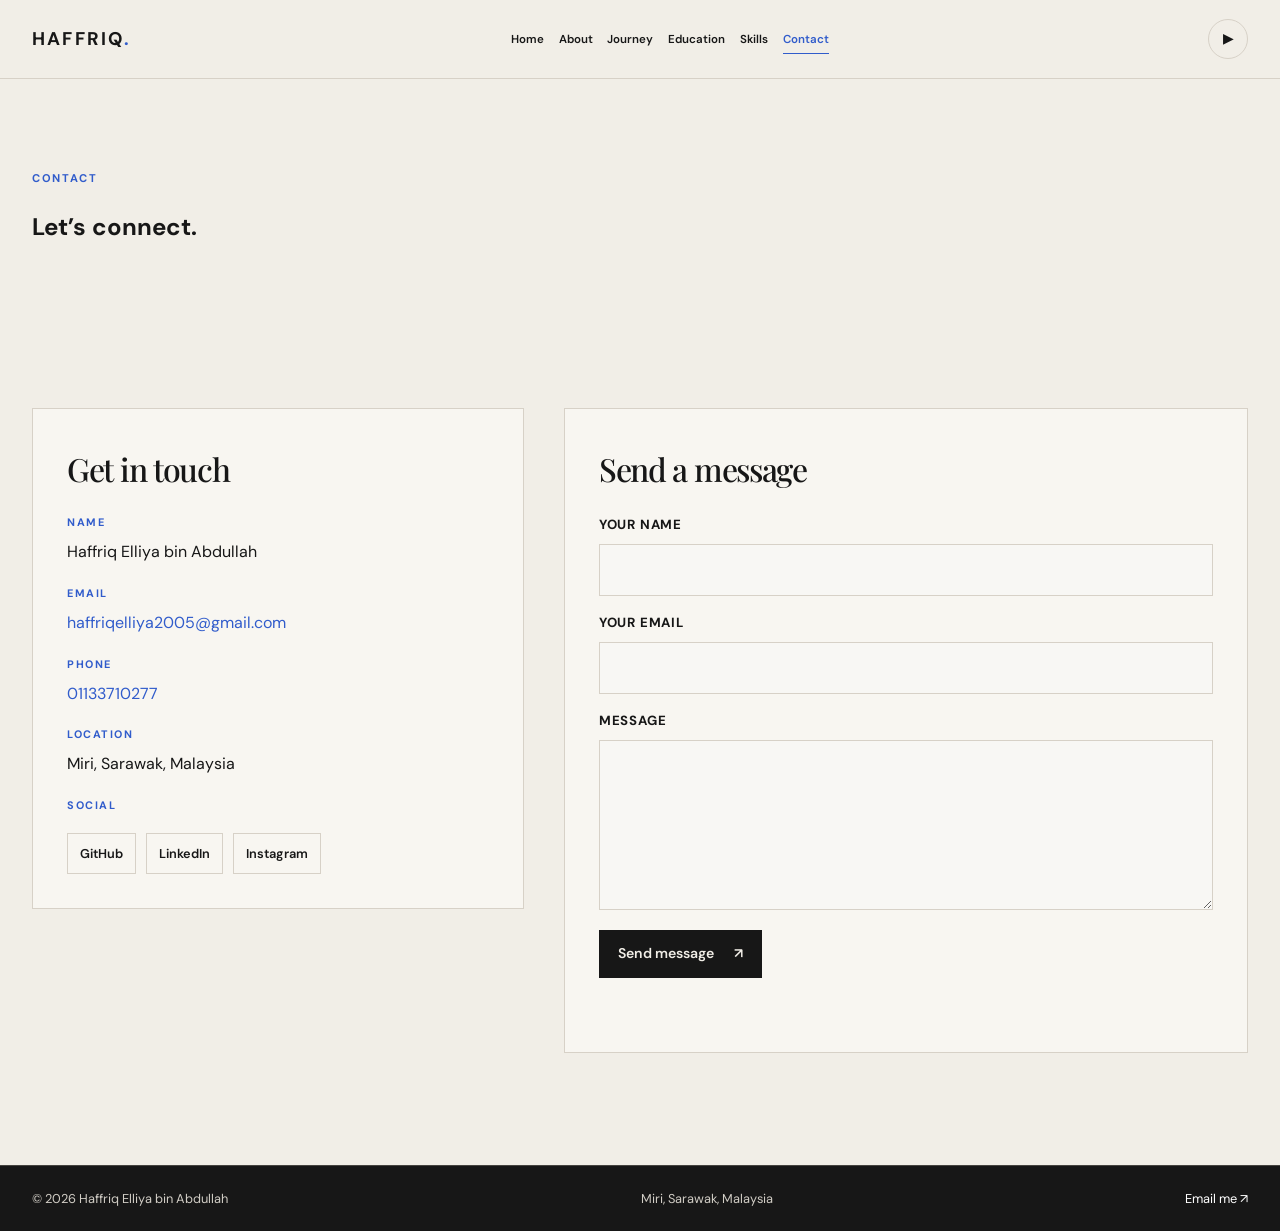
<file: contact.html>
<!DOCTYPE html>
<html lang="en">
<head>
  <meta charset="UTF-8">
  <meta name="viewport" content="width=device-width, initial-scale=1.0">
  <meta name="description" content="Contact Haffriq Elliya bin Abdullah.">
  <title>Contact — Haffriq Elliya</title>
  <link rel="stylesheet" href="style.css">
  <script src="main.js" defer></script>
</head>
<body>
<div class="page-loader" id="page-loader" role="status" aria-label="Loading page" hidden>
  <span class="loader-mark" aria-hidden="true">H.</span>
  <span class="loader-line" aria-hidden="true"></span>
  <span class="loader-text">LOADING</span>
</div>
  <header class="site-header">
    <div class="container nav-wrap">
      <a class="brand" href="index.html" aria-label="Haffriq home">HAFFRIQ<span>.</span></a>

      <button class="menu-toggle" type="button" aria-label="Open navigation menu" aria-expanded="false">
        <span></span>
        <span></span>
      </button>

      <nav class="main-nav" aria-label="Main navigation">
        <a href="index.html">Home</a>
        <a href="about.html">About</a>
        <a href="journey.html">Journey</a>
        <a href="education.html">Education</a>
        <a href="skills.html">Skills</a>
        <a href="contact.html"class="active" aria-current="page">Contact</a>
      </nav>
<button class="music-toggle" id="music-toggle" type="button"
  aria-label="Play music" aria-pressed="false">
  <span aria-hidden="true">▶</span>
</button>

<audio id="site-music" loop preload="metadata">
  <source src="song.mpeg" type="audio/mpeg">
</audio>
    </div>
  </header>

  <main>
    <section class="contact-hero">
      <div class="container">
        <p class="eyebrow">CONTACT</p>
        <h1 class="page-title">Let’s connect.</h1>
      </div>
    </section>

    <section class="section">
      <div class="container contact-layout">
        <aside class="contact-panel">
          <h3>Get in touch</h3>

          <div class="contact-meta">
            <div class="contact-item">
              <span>Name</span>
              <p>Haffriq Elliya bin Abdullah</p>
            </div>

            <div class="contact-item">
              <span>Email</span>
              <p><a href="mailto:haffriqelliya2005@gmail.com">haffriqelliya2005@gmail.com</a></p>
            </div>

            <div class="contact-item">
              <span>Phone</span>
              <p><a href="tel:+601133710277">01133710277</a></p>
            </div>

            <div class="contact-item">
              <span>Location</span>
              <p>Miri, Sarawak, Malaysia</p>
            </div>

            <div class="contact-item">
              <span>Social</span>
              <div class="social-links">
                <a href="https://github.com/haffriqelliya2005-oss" target="_blank" rel="noopener noreferrer">GitHub</a>
                <a href="https://www.linkedin.com/in/haffriq-elliya-abdullah-4aa653404/" target="_blank" rel="noopener noreferrer">LinkedIn</a>
                <a href="https://www.instagram.com/haffriq/" target="_blank" rel="noopener noreferrer">Instagram</a>
              </div>
            </div>
          </div>
        </aside>

        <div class="contact-form-box">
          <h3>Send a message</h3>

          <form class="contact-form" id="contact-form">
            <label for="name">
              Your name
              <input id="name" name="name" type="text" required>
            </label>

            <label for="email">
              Your email
              <input id="email" name="email" type="email" required>
            </label>

            <label for="message">
              Message
              <textarea id="message" name="message" required></textarea>
            </label>

            <button class="button button-dark" type="submit">
              Send message <span aria-hidden="true">↗</span>
            </button>

            <p class="form-status" id="form-status" aria-live="polite"></p>
          </form>
        </div>
      </div>
    </section>
  </main>

  <footer class="site-footer">
    <div class="container footer-inner">
      <p>© <span id="year"></span> Haffriq Elliya bin Abdullah</p>
      <p>Miri, Sarawak, Malaysia</p>
      <a href="mailto:haffriqelliya2005@gmail.com">Email me ↗</a>
    </div>
  </footer>

  <button class="back-to-top" type="button" aria-label="Back to top">↑</button>

  <script>
    const contactForm = document.querySelector("#contact-form");
    const formStatus = document.querySelector("#form-status");

    if (contactForm) {
      contactForm.addEventListener("submit", function(event) {
        event.preventDefault();

        const formData = new FormData(contactForm);
        const name = String(formData.get("name") || "").trim();
        const email = String(formData.get("email") || "").trim();
        const message = String(formData.get("message") || "").trim();

        if (!name || !email || !message) {
          if (formStatus) formStatus.textContent = "Please fill in all fields before sending.";
          return;
        }

        const subject = encodeURIComponent("Portfolio Message from " + name);
        const body = encodeURIComponent(
          "Name: " + name + "\n" +
          "Email: " + email + "\n\n" +
          message
        );

        if (formStatus) formStatus.textContent = "Opening your email app...";
        window.location.href = "mailto:haffriqelliya2005@gmail.com?subject=" + subject + "&body=" + body;
      });
    }
  </script>
</body>
</html>
</file>
<file: style.css>
@import url("https://fonts.googleapis.com/css2?family=DM+Sans:wght@400;500;600;700&family=Playfair+Display:wght@500;600;700&display=swap");

:root {
  --paper: #f1eee7;
  --paper-light: #f8f6f1;
  --beige: #e5e0d6;
  --ink: #171717;
  --muted: #77716a;
  --blue: #315ccb;
  --line: #d7d1c7;
  --serif: "Playfair Display", Georgia, serif;
  --sans: "DM Sans", Arial, sans-serif;
}

* {
  box-sizing: border-box;
}

html {
  scroll-behavior: smooth;
}

body {
  margin: 0;
  background: var(--paper);
  color: var(--ink);
  font-family: var(--sans);
  line-height: 1.65;
}

a {
  color: inherit;
  text-decoration: none;
}

button {
  font: inherit;
}

img {
  display: block;
  max-width: 100%;
}

[hidden] {
  display: none !important;
}

.container {
  width: min(1240px, calc(100% - 64px));
  margin-inline: auto;
}

/* Header and navigation */
.site-header {
  position: sticky;
  top: 0;
  z-index: 20;
  background: var(--paper);
  border-bottom: 1px solid var(--line);
}

.nav-wrap {
  min-height: 78px;
  display: flex;
  align-items: center;
  justify-content: space-between;
  gap: 24px;
}

.brand {
  flex: 0 0 auto;
  font-size: 1.15rem;
  font-weight: 700;
  letter-spacing: .12em;
}

.brand span,
.accent-text {
  color: var(--blue);
}

.main-nav {
  display: flex;
  align-items: center;
  justify-content: flex-end;
  flex-wrap: nowrap;
  gap: clamp(9px, 1.15vw, 18px);
}

.main-nav a {
  position: relative;
  flex: 0 0 auto;
  padding: 8px 0;
  color: var(--ink);
  white-space: nowrap;
  font-size: clamp(.72rem, .88vw, .9rem);
  font-weight: 600;
  transition: color .2s ease;
}

.main-nav a::after {
  position: absolute;
  right: 0;
  bottom: 3px;
  left: 0;
  height: 1px;
  background: var(--blue);
  content: "";
  transform: scaleX(0);
  transform-origin: left;
  transition: transform .2s ease;
}

.main-nav a:hover,
.main-nav a.active {
  color: var(--blue);
}

.main-nav a:hover::after,
.main-nav a.active::after {
  transform: scaleX(1);
}

.menu-toggle {
  display: none;
  width: 44px;
  height: 44px;
  padding: 10px;
  border: 1px solid var(--line);
  background: transparent;
  cursor: pointer;
}

.menu-toggle span {
  display: block;
  width: 20px;
  height: 1px;
  margin: 6px auto;
  background: var(--ink);
  transition: transform .2s ease;
}

/* Homepage hero */
.home-hero {
  padding: clamp(56px, 8vw, 108px) 0 78px;
}

.home-hero-grid {
  display: grid;
  grid-template-columns: minmax(0, 1.12fr) minmax(300px, .78fr);
  align-items: center;
  gap: clamp(44px, 8vw, 105px);
}

.home-hero-copy {
  max-width: 690px;
}

.eyebrow,
.hero-location,
.info-label,
.project-index,
.project-tools {
  font-size: .7rem;
  font-weight: 700;
  letter-spacing: .15em;
  text-transform: uppercase;
}

.eyebrow {
  margin: 0 0 8px;
  color: var(--blue);
}

.hero-location {
  margin: 0 0 30px;
  color: var(--muted);
  letter-spacing: .1em;
}

.home-hero h1 {
  margin: 0 0 24px;
  font-family: var(--serif);
  font-size: clamp(4rem, 8vw, 7.4rem);
  font-weight: 500;
  letter-spacing: -.075em;
  line-height: .94;
}

.hero-intro {
  display: block;
  margin-bottom: 14px;
  font-family: var(--sans);
  font-size: .2em;
  font-weight: 700;
  letter-spacing: .16em;
  line-height: 1.4;
}

.hero-subtitle {
  max-width: 540px;
  margin: 0 0 12px;
  font-size: clamp(1.1rem, 1.7vw, 1.4rem);
  font-weight: 600;
  line-height: 1.4;
}

.hero-description {
  max-width: 510px;
  margin: 0;
  color: var(--muted);
  font-size: 1rem;
}

.hero-actions {
  display: flex;
  flex-wrap: wrap;
  gap: 12px;
  margin-top: 30px;
}

.button {
  min-height: 48px;
  display: inline-flex;
  align-items: center;
  justify-content: center;
  gap: 20px;
  padding: 0 18px;
  border: 1px solid var(--ink);
  font-size: .88rem;
  font-weight: 600;
  transition: background .2s ease, color .2s ease, transform .2s ease;
}

.button:hover {
  transform: translateY(-2px);
}

.button-dark {
  background: var(--ink);
  color: var(--paper);
}

.button-dark:hover {
  background: var(--blue);
  border-color: var(--blue);
}

.button-outline {
  background: transparent;
}

.button-outline:hover {
  background: var(--beige);
}

.portrait-frame {
  position: relative;
  min-height: 480px;
  margin: 0;
  overflow: hidden;
  background: var(--beige);
}

.portrait-frame img {
  width: 100%;
  height: 480px;
  object-fit: cover;
  object-position: center;
}

.portrait-placeholder {
  min-height: 480px;
  display: flex;
  flex-direction: column;
  align-items: center;
  justify-content: center;
  gap: 18px;
  background:
    linear-gradient(145deg, rgba(49, 92, 203, .08), transparent 55%),
    var(--beige);
  color: var(--muted);
}

.portrait-placeholder strong {
  color: var(--ink);
  font-family: var(--serif);
  font-size: 6rem;
  font-weight: 500;
  letter-spacing: -.08em;
}

.portrait-placeholder span {
  font-size: .68rem;
  font-weight: 700;
  letter-spacing: .16em;
}

.portrait-frame figcaption {
  position: absolute;
  right: 0;
  bottom: 0;
  left: 0;
  padding: 13px 16px;
  background: rgba(23, 23, 23, .82);
  color: white;
  font-size: .67rem;
  letter-spacing: .12em;
}

/* Introductory information strip */
.info-strip {
  background: var(--beige);
  border-top: 1px solid var(--line);
  border-bottom: 1px solid var(--line);
}

.info-strip-grid {
  display: grid;
  grid-template-columns: repeat(3, 1fr);
}

.info-item {
  min-height: 116px;
  display: flex;
  flex-direction: column;
  justify-content: center;
  padding: 20px 28px;
  border-right: 1px solid #cfc8bc;
}

.info-item:first-child {
  padding-left: 0;
}

.info-item:last-child {
  border-right: 0;
}

.info-label {
  color: var(--blue);
  font-size: .65rem;
}

.info-item p {
  margin: 6px 0 0;
  font-size: .95rem;
  font-weight: 600;
}

/* General section styles */
.section {
  padding: clamp(68px, 9vw, 112px) 0;
}

.section-heading {
  margin-bottom: 36px;
}

.section-heading .eyebrow {
  margin-bottom: 12px;
}

.section-heading h2 {
  margin: 0;
  font-family: var(--serif);
  font-size: clamp(2.6rem, 5vw, 4.5rem);
  font-weight: 500;
  letter-spacing: -.055em;
  line-height: 1.08;
}

.section-heading-row {
  display: flex;
  align-items: end;
  justify-content: space-between;
  gap: 24px;
}

.text-link {
  flex: 0 0 auto;
  padding-bottom: 8px;
  border-bottom: 1px solid var(--blue);
  color: var(--blue);
  font-size: .88rem;
  font-weight: 600;
}

.text-link span {
  margin-left: 8px;
}

/* Highlights */
.highlight-list {
  border-top: 1px solid var(--line);
}

.highlight-item {
  display: grid;
  grid-template-columns: 72px 1fr 32px;
  align-items: center;
  gap: 20px;
  padding: 24px 0;
  border-bottom: 1px solid var(--line);
}

.highlight-number {
  color: var(--blue);
  font-family: var(--serif);
  font-size: 1.5rem;
}

.highlight-item h3 {
  margin: 0 0 4px;
  font-size: 1.12rem;
}

.highlight-item p {
  margin: 0;
  color: var(--muted);
}

.highlight-item > a {
  color: var(--blue);
  font-size: 1.3rem;
  transition: transform .2s ease;
}

.highlight-item > a:hover {
  transform: translate(3px, -3px);
}

/* Featured projects */
.featured-projects {
  background: var(--paper-light);
}

.project-preview-grid {
  display: grid;
  grid-template-columns: repeat(3, minmax(0, 1fr));
  border-top: 1px solid var(--line);
  border-bottom: 1px solid var(--line);
}

.project-preview {
  min-height: 250px;
  display: flex;
  flex-direction: column;
  align-items: flex-start;
  padding: 24px;
  border-right: 1px solid var(--line);
  transition: background .2s ease;
}

.project-preview:first-child {
  padding-left: 0;
}

.project-preview:last-child {
  padding-right: 0;
  border-right: 0;
}

.project-preview:hover {
  background: var(--beige);
}

.project-index,
.project-tools {
  color: var(--blue);
  font-size: .63rem;
}

.project-preview h3 {
  margin: 28px 0 8px;
  font-family: var(--serif);
  font-size: 1.55rem;
  font-weight: 500;
  line-height: 1.2;
}

.project-preview p {
  margin: 0 0 24px;
  color: var(--muted);
  font-size: .9rem;
}

.project-tools {
  margin-top: auto;
  color: var(--muted);
  letter-spacing: .1em;
}

/* Contact callout and footer */
.contact-banner {
  padding: clamp(56px, 8vw, 96px) 0;
  background: var(--ink);
  color: var(--paper);
}

.contact-banner-inner {
  display: flex;
  flex-direction: column;
  align-items: flex-start;
}

.contact-banner .eyebrow {
  color: #b7c8fa;
}

.contact-banner h2 {
  max-width: 800px;
  margin: 12px 0 28px;
  font-family: var(--serif);
  font-size: clamp(2.8rem, 6vw, 5.3rem);
  font-weight: 500;
  letter-spacing: -.05em;
  line-height: 1.08;
}

.contact-banner h2 span {
  color: #9eb4f3;
}

.button-light {
  border-color: var(--paper);
  background: var(--paper);
  color: var(--ink);
}

.button-light:hover {
  border-color: var(--blue);
  background: var(--blue);
  color: white;
}

.site-footer {
  padding: 22px 0;
  background: var(--ink);
  color: #d1cdc5;
  border-top: 1px solid #45433f;
}

.footer-inner {
  display: flex;
  align-items: center;
  justify-content: space-between;
  gap: 18px;
  font-size: .8rem;
}

.footer-inner p {
  margin: 0;
}

.footer-inner a {
  color: white;
}

.back-to-top {
  position: fixed;
  right: 22px;
  bottom: 22px;
  z-index: 10;
  width: 44px;
  height: 44px;
  display: none;
  border: 0;
  background: var(--blue);
  color: white;
  font-size: 1.2rem;
  cursor: pointer;
}

.back-to-top.visible {
  display: block;
}

/* Tablet and mobile */
@media (max-width: 1180px) {
  .nav-wrap {
    position: relative;
  }

  .menu-toggle {
    display: block;
  }

  .main-nav {
    position: absolute;
    top: 100%;
    right: -32px;
    left: -32px;
    display: none;
    padding: 18px 32px 24px;
    flex-direction: column;
    align-items: flex-start;
    gap: 8px;
    background: var(--paper);
    border-bottom: 1px solid var(--line);
  }

  .main-nav.open {
    display: flex;
  }

  .main-nav a {
    font-size: .95rem;
  }
}

@media (max-width: 760px) {
  .container {
    width: min(100% - 40px, 600px);
  }

  .home-hero {
    padding: 52px 0 56px;
  }

  .home-hero-grid {
    grid-template-columns: 1fr;
    gap: 38px;
  }

  .home-hero h1 {
    font-size: clamp(3.8rem, 16vw, 6.2rem);
  }

  .portrait-frame,
  .portrait-frame img,
  .portrait-placeholder {
    min-height: 0;
    height: min(115vw, 480px);
  }

  .info-strip-grid {
    grid-template-columns: 1fr;
  }

  .info-item,
  .info-item:first-child {
    min-height: 86px;
    padding: 16px 0;
    border-right: 0;
    border-bottom: 1px solid #cfc8bc;
  }

  .info-item:last-child {
    border-bottom: 0;
  }

  .project-preview-grid {
    grid-template-columns: 1fr;
  }

  .project-preview,
  .project-preview:first-child,
  .project-preview:last-child {
    min-height: 210px;
    padding: 24px 0;
    border-right: 0;
    border-bottom: 1px solid var(--line);
  }

  .project-preview:last-child {
    border-bottom: 0;
  }

  .section-heading-row {
    align-items: flex-start;
    flex-direction: column;
  }

  .footer-inner {
    align-items: flex-start;
    flex-direction: column;
  }
}

@media (max-width: 480px) {
  .container {
    width: calc(100% - 32px);
  }

  .nav-wrap {
    min-height: 68px;
  }

  .main-nav {
    right: -16px;
    left: -16px;
    padding-right: 16px;
    padding-left: 16px;
  }

  .hero-actions {
    align-items: stretch;
    flex-direction: column;
  }

  .button {
    width: 100%;
  }

  .highlight-item {
    grid-template-columns: 42px 1fr 24px;
    gap: 12px;
  }

  .highlight-item p {
    font-size: .88rem;
  }
}

@media (prefers-reduced-motion: reduce) {
  *,
  *::before,
  *::after {
    scroll-behavior: auto !important;
    transition-duration: .01ms !important;
    animation-duration: .01ms !important;
    animation-iteration-count: 1 !important;
  }
}
/* Brief page-loading screen */
.page-loader {
  position: fixed;
  inset: 0;
  z-index: 9999;
  display: flex;
  flex-direction: column;
  align-items: center;
  justify-content: center;
  gap: 18px;
  background: #f1eee7;
  color: #171717;
  opacity: 1;
  visibility: visible;
  transition: opacity .35s ease, visibility .35s ease;
}

.page-loader[hidden] {
  display: none;
}

.page-loader.is-leaving {
  opacity: 0;
  visibility: hidden;
  pointer-events: none;
}

.loader-mark {
  color: #315ccb;
  font-family: Georgia, serif;
  font-size: 3rem;
  font-weight: 700;
  letter-spacing: -.08em;
}

.loader-line {
  width: 110px;
  height: 2px;
  overflow: hidden;
  background: #d7d1c7;
}

.loader-line::after {
  display: block;
  width: 45%;
  height: 100%;
  background: #315ccb;
  content: "";
  animation: loader-progress .9s ease-in-out infinite alternate;
}

.loader-text {
  color: #77716a;
  font-size: .68rem;
  font-weight: 700;
  letter-spacing: .18em;
}

@keyframes loader-progress {
  from { transform: translateX(0); }
  to { transform: translateX(125%); }
}

@media (prefers-reduced-motion: reduce) {
  .page-loader,
  .loader-line::after {
    animation: none;
    transition: none;
  }

  .loader-line::after {
    width: 100%;
  }
}
/* ===== ABOUT PAGE ===== */
.about-hero {
  padding: clamp(56px, 7vw, 100px) 0 30px;
}

.about-hero-inner {
  display: grid;
  grid-template-columns: 1.2fr 0.8fr;
  align-items: center;
  gap: clamp(30px, 4vw, 60px);
}

.about-intro-copy h1 {
  margin: 0 0 18px;
  font-family: var(--serif);
  font-size: clamp(2.8rem, 6vw, 5.7rem);
  font-weight: 500;
  letter-spacing: -.06em;
  line-height: 1;
}

.about-intro-copy p {
  max-width: 620px;
  margin: 0;
  color: var(--muted);
  font-size: 1.05rem;
  line-height: 1.8;
}

.about-photo {
  width: 100%;
  max-width: 420px;
  justify-self: end;
  border: 1px solid var(--line);
  background: var(--beige);
  box-shadow: 0 28px 70px rgba(0, 0, 0, 0.12);
}

.about-photo img {
  display: block;
  width: 100%;
  height: 100%;
  min-height: 420px;
  object-fit: cover;
  filter: saturate(0.9);
}

.about-two-col {
  display: grid;
  grid-template-columns: repeat(2, minmax(0, 1fr));
  gap: 18px;
}

.about-card {
  background: var(--paper-light);
  border: 1px solid var(--line);
  padding: 28px;
}

.about-card h3 {
  margin: 0 0 10px;
  font-family: var(--serif);
  font-size: 1.7rem;
  font-weight: 500;
  letter-spacing: -.03em;
}

.about-card p {
  margin: 0;
  color: var(--muted);
  line-height: 1.75;
}

/* ===== CONTACT PAGE ===== */
.contact-hero {
  padding: clamp(56px, 7vw, 100px) 0 30px;
}

.contact-layout {
  display: grid;
  grid-template-columns: 0.92fr 1.28fr;
  gap: 40px;
  align-items: start;
}

.contact-panel,
.contact-form-box {
  border: 1px solid var(--line);
  background: var(--paper-light);
  padding: clamp(20px, 3vw, 34px);
}

.contact-panel h3,
.contact-form-box h3 {
  margin: 0 0 18px;
  font-family: var(--serif);
  font-size: 2rem;
  font-weight: 500;
  letter-spacing: -.04em;
}

.contact-meta {
  display: grid;
  gap: 18px;
}

.contact-item {
  display: grid;
  gap: 6px;
}

.contact-item span {
  color: var(--blue);
  font-size: .68rem;
  font-weight: 700;
  letter-spacing: .14em;
  text-transform: uppercase;
}

.contact-item p,
.contact-item a {
  margin: 0;
  color: var(--ink);
  line-height: 1.8;
}

.contact-item a {
  color: var(--blue);
  text-decoration: none;
}

.social-links {
  display: flex;
  flex-wrap: wrap;
  gap: 10px;
  margin-top: 12px;
}

.social-links a {
  padding: 8px 12px;
  border: 1px solid var(--line);
  color: var(--ink);
  font-size: .8rem;
  font-weight: 600;
  transition: all .2s ease;
}

.social-links a:hover {
  background: var(--beige);
  color: var(--blue);
}

.contact-form {
  display: grid;
  gap: 16px;
}

.contact-form label {
  display: grid;
  gap: 8px;
  font-size: .83rem;
  font-weight: 700;
  letter-spacing: .06em;
  color: var(--ink);
  text-transform: uppercase;
}

.contact-form input,
.contact-form textarea {
  width: 100%;
  border: 1px solid var(--line);
  background: #f8f7f4;
  padding: 14px 16px;
  font: inherit;
  color: var(--ink);
}

.contact-form textarea {
  min-height: 170px;
  resize: vertical;
}

.contact-form button {
  width: fit-content;
  margin-top: 4px;
}

.form-status {
  min-height: 24px;
  margin: 0;
  color: var(--muted);
  font-size: .88rem;
}

@media (max-width: 900px) {
  .about-hero-inner,
  .contact-layout,
  .about-two-col {
    grid-template-columns: 1fr;
  }

  .about-photo {
    justify-self: stretch;
  }
}
/* ===== PERSPECTIVE PAGE ===== */
.perspective-hero {
  padding: clamp(56px, 7vw, 100px) 0 40px;
}

.perspective-quote {
  padding: clamp(32px, 6vw, 72px);
  background: var(--beige);
  border: 1px solid var(--line);
}

.perspective-quote blockquote {
  margin: 0;
  font-family: var(--serif);
  font-size: clamp(2.2rem, 4vw, 4rem);
  line-height: 1.12;
  letter-spacing: -.05em;
  font-weight: 500;
}

.perspective-quote cite {
  display: block;
  margin-top: 18px;
  color: var(--muted);
  font-size: .72rem;
  font-style: normal;
  font-weight: 700;
  letter-spacing: .14em;
  text-transform: uppercase;
}

.perspective-grid {
  display: grid;
  grid-template-columns: repeat(2, minmax(0, 1fr));
  gap: 18px;
}

.perspective-card {
  padding: 28px;
  background: var(--paper-light);
  border: 1px solid var(--line);
}

.perspective-card h3 {
  margin: 0 0 10px;
  font-family: var(--serif);
  font-size: 1.8rem;
  font-weight: 500;
  letter-spacing: -.04em;
}

.perspective-card p {
  margin: 0;
  color: var(--muted);
  line-height: 1.75;
}

/* ===== JOURNEY PAGE ===== */
.journey-timeline {
  position: relative;
  max-width: 960px;
  margin: 0 auto;
  padding-left: 0;
  list-style: none;
}

.journey-timeline::before {
  content: "";
  position: absolute;
  top: 0;
  bottom: 0;
  left: 14px;
  width: 1px;
  background: var(--line);
}

.journey-item {
  position: relative;
  padding: 0 0 36px 42px;
}

.journey-item:last-child {
  padding-bottom: 0;
}

.journey-item::before {
  content: "";
  position: absolute;
  left: 8px;
  top: 6px;
  width: 14px;
  height: 14px;
  border-radius: 50%;
  background: var(--blue);
  box-shadow: 0 0 0 4px rgba(49, 92, 203, 0.15);
}

.journey-year {
  display: inline-block;
  margin-bottom: 8px;
  color: var(--blue);
  font-size: .7rem;
  font-weight: 700;
  letter-spacing: .14em;
  text-transform: uppercase;
}

.journey-item h3 {
  margin: 0 0 8px;
  font-size: 1.2rem;
  font-weight: 700;
}

.journey-item p {
  margin: 0;
  color: var(--muted);
  line-height: 1.8;
}

@media (max-width: 700px) {
  .perspective-grid {
    grid-template-columns: 1fr;
  }
}
.image-row {
  display: grid;
  grid-template-columns: repeat(2, minmax(0, 1fr));
  gap: 18px;
  margin-top: 22px;
}

.image-row img {
  width: 100%;
  height: 260px;
  object-fit: cover;
  border: 1px solid var(--line);
}
/* Interests page portrait gallery */
.interests-hero {
  padding: clamp(56px, 7vw, 90px) 0;
  border-bottom: 1px solid var(--line);
}

.interests-hero-grid {
  display: grid;
  grid-template-columns: minmax(0, 1fr) minmax(260px, 360px);
  align-items: center;
  gap: clamp(40px, 8vw, 110px);
}

.interests-hero-copy h1 {
  margin: 0;
  font-family: var(--serif);
  font-size: clamp(3rem, 6vw, 5.5rem);
  font-weight: 500;
  letter-spacing: -.06em;
  line-height: 1.08;
}

.interests-hero-copy .page-intro {
  max-width: 600px;
  margin-top: 20px;
  color: var(--muted);
}

.idol-portrait {
  position: relative;
  width: 100%;
  aspect-ratio: 4 / 5;
  overflow: hidden;
  background: var(--beige);
  box-shadow: 0 24px 60px rgba(0, 0, 0, .15);
}

.idol-portrait-image {
  position: absolute;
  inset: 0;
  width: 100%;
  height: 100%;
  object-fit: cover;
  opacity: 0;
  transform: scale(1.025);
  transition: opacity .8s ease, transform 4s ease;
}

.idol-portrait-image.is-active {
  opacity: 1;
  transform: scale(1);
}

.idol-portrait-caption,
.idol-portrait-count {
  position: absolute;
  z-index: 1;
  bottom: 0;
  padding: 14px;
  color: white;
  font-size: .62rem;
  font-weight: 700;
  letter-spacing: .13em;
  text-shadow: 0 1px 5px rgba(0, 0, 0, .7);
}

.idol-portrait-caption {
  left: 0;
}

.idol-portrait-count {
  right: 0;
}

.idol-portrait::after {
  position: absolute;
  inset: 55% 0 0;
  background: linear-gradient(transparent, rgba(0, 0, 0, .62));
  content: "";
  pointer-events: none;
}

@media (max-width: 760px) {
  .interests-hero-grid {
    grid-template-columns: 1fr;
    gap: 30px;
  }

  .idol-portrait {
    width: min(100%, 340px);
    justify-self: center;
  }
}

@media (prefers-reduced-motion: reduce) {
  .idol-portrait-image {
    transition: none;
  }
}
.site-music-player {
  position: fixed;
  right: 18px;
  bottom: 18px;
  z-index: 20;
  width: min(320px, calc(100vw - 36px));
  padding: 12px 14px;
  border: 1px solid var(--line);
  background: var(--paper-light);
  box-shadow: 0 8px 28px rgba(0, 0, 0, .14);
}

.site-music-player p {
  margin: 0 0 8px;
  color: var(--muted);
  font-size: .62rem;
  font-weight: 700;
  letter-spacing: .12em;
}

.site-music-player audio {
  display: block;
  width: 100%;
}

@media (max-width: 600px) {
  .site-music-player {
    right: 12px;
    bottom: 12px;
  }
}
.music-toggle {
  flex: 0 0 auto;
  width: 40px;
  height: 40px;
  display: grid;
  place-items: center;
  border: 1px solid var(--line);
  border-radius: 50%;
  background: transparent;
  color: var(--ink);
  font-size: .9rem;
  cursor: pointer;
  transition: background .2s ease, color .2s ease;
}

.music-toggle:hover,
.music-toggle[aria-pressed="true"] {
  background: var(--ink);
  color: var(--paper-light);
}

.music-toggle:focus-visible {
  outline: 2px solid var(--blue);
  outline-offset: 3px;
}

/* Keep the audio element available to JavaScript without showing controls. */
#site-music {
  display: none;
}
</file>
